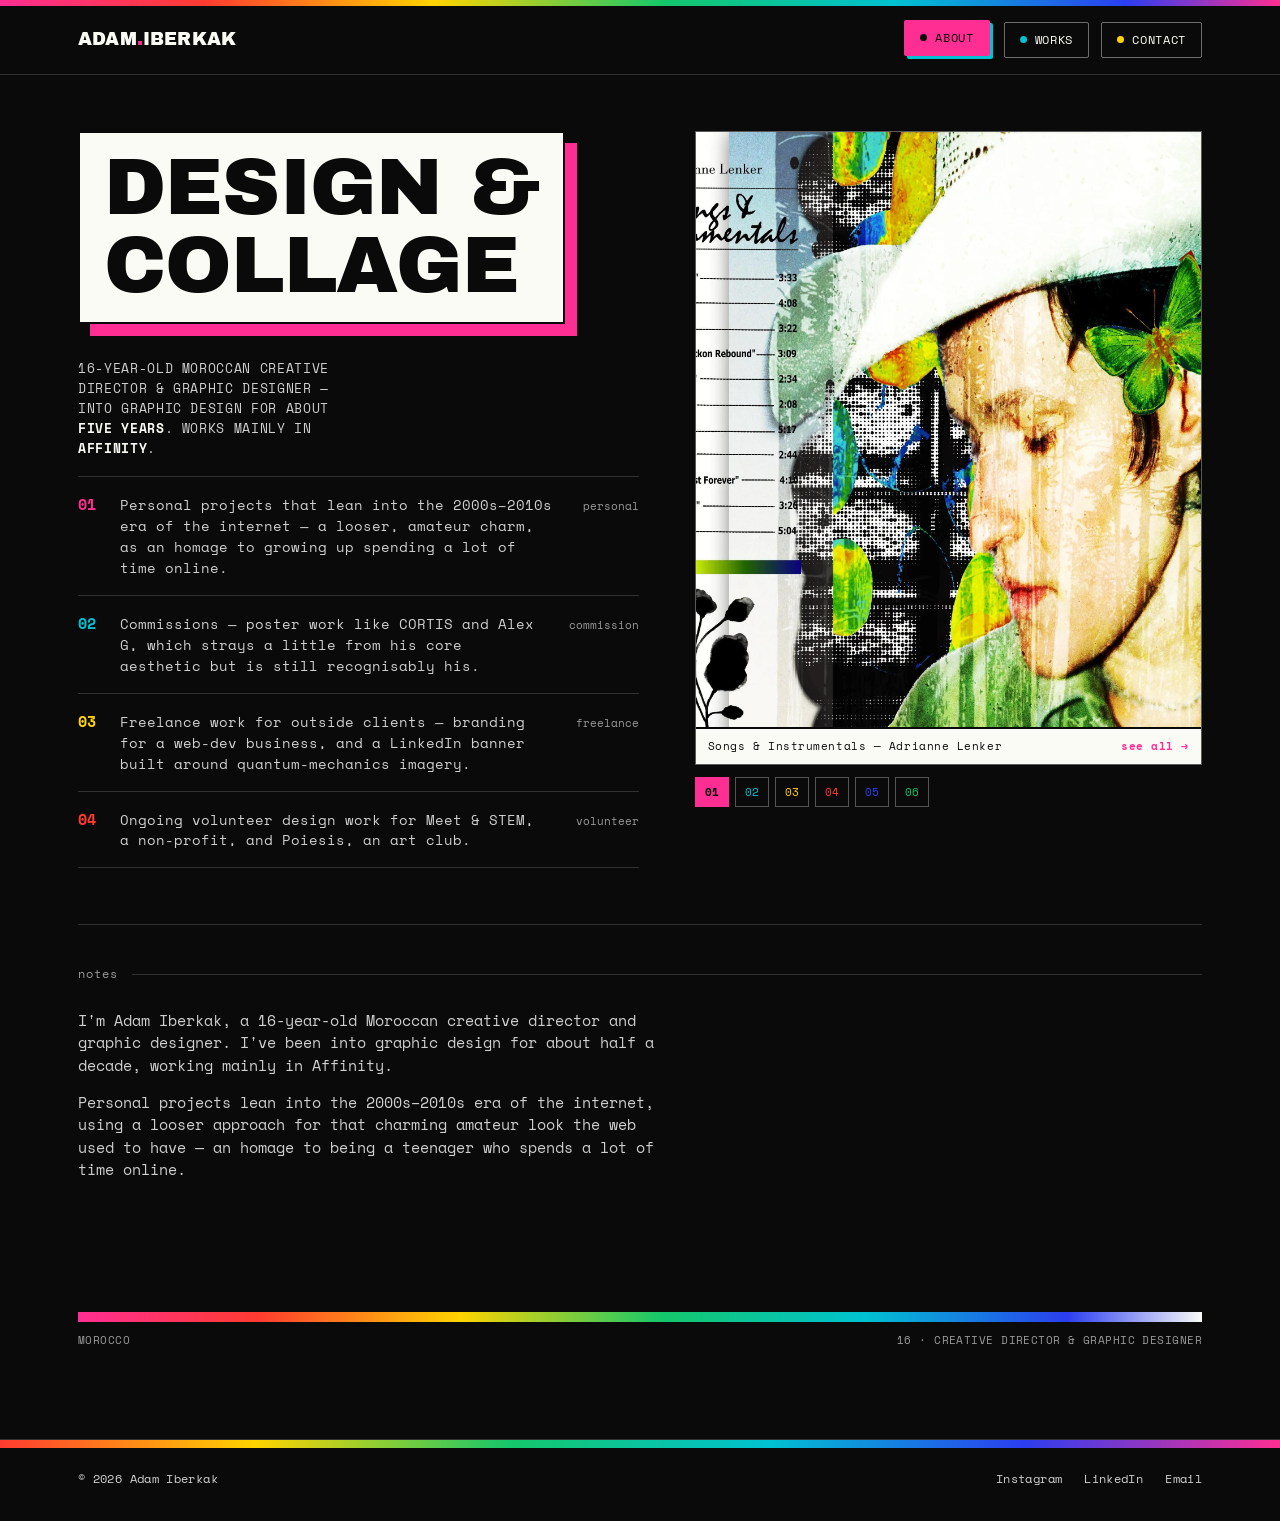
<file: index.html>
<!DOCTYPE html>
<html lang="en">
<head>
<meta charset="UTF-8">
<meta name="viewport" content="width=device-width, initial-scale=1.0">
<title>Adam Iberkak — Design &amp; Collage</title>
<meta name="description" content="Adam Iberkak — graphic and collage designer based in Casablanca, Morocco. Album art, gig posters, digital collage.">
<link rel="icon" type="image/png" href="assets/Bad apple.png">
<link rel="stylesheet" href="style.css">
<style>:root{ --accent: var(--magenta); }</style>
</head>
<body>
<a class="skip" href="#main">Skip to content</a>

<div class="top-bar"></div>
<header class="site-header">
  <div class="wrap">
    <a class="wordmark" href="index.html">ADAM<span>.</span>IBERKAK</a>
    <nav class="main-nav" aria-label="Primary">
      <a class="nav-about" href="index.html" aria-current="page"><span class="dot"></span>About</a>
      <a class="nav-works" href="works.html"><span class="dot"></span>Works</a>
      <a class="nav-contact" href="contact.html"><span class="dot"></span>Contact</a>
    </nav>
  </div>
</header>

<main id="main">
  <div class="wrap">

    <section class="about-hero">
      <div>
        <div class="title-stamp"><h1 class="title-chip">DESIGN&nbsp;&amp;<br>COLLAGE</h1></div>
        <p class="role">16-year-old Moroccan creative director &amp; graphic designer — into graphic design for about <b>five years</b>. Works mainly in <b>Affinity</b>.</p>

        <div class="credits">
          <div class="credit-row">
            <div class="n">01</div>
            <div class="desc">Personal projects that lean into the 2000s–2010s era of the internet — a looser, amateur charm, as an homage to growing up spending a lot of time online.</div>
            <div class="meta">personal</div>
          </div>
          <div class="credit-row">
            <div class="n">02</div>
            <div class="desc">Commissions — poster work like CORTIS and Alex G, which strays a little from his core aesthetic but is still recognisably his.</div>
            <div class="meta">commission</div>
          </div>
          <div class="credit-row">
            <div class="n">03</div>
            <div class="desc">Freelance work for outside clients — branding for a web-dev business, and a LinkedIn banner built around quantum-mechanics imagery.</div>
            <div class="meta">freelance</div>
          </div>
          <div class="credit-row">
            <div class="n">04</div>
            <div class="desc">Ongoing volunteer design work for Meet &amp; STEM, a non-profit, and Poiesis, an art club.</div>
            <div class="meta">volunteer</div>
          </div>
        </div>
      </div>

      <div>
        <div class="art-frame carousel" id="carousel" role="region" aria-label="Featured work carousel" aria-roledescription="carousel">
          <div class="carousel-track" id="carouselTrack">
            <div class="carousel-slide active" data-title="Songs &amp; Instrumentals" data-meta="Adrianne Lenker">
              <img src="assets/adrianne-lenker.jpg" alt="Album art for Adrianne Lenker's Songs and Instrumentals — a portrait layered with a green butterfly, thermal-imaging colour and halftone texture.">
            </div>
            <div class="carousel-slide" data-title="debut" data-meta="Björk">
              <img src="assets/bjork-debut.jpg" alt="Album art reimagining Björk's Debut — a portrait behind a swirled ink motif and stamped tracklist.">
            </div>
            <div class="carousel-slide" data-title="Underscores" data-meta="underscores">
              <img src="assets/underscores.jpg" alt="Album art for underscores — pixel-grid gradient in pink, yellow and cyan behind stacked lyric-style text.">
            </div>
            <div class="carousel-slide" data-title="Alex G — 2026" data-meta="Commission">
              <img src="assets/alexg-tour.jpg" alt="Tour poster for Alex G's 2026 Morocco dates — a figure lying in grass with legs kicked up into the sky.">
            </div>
            <div class="carousel-slide" data-title="Color Outside the Lines" data-meta="CORTIS">
              <img src="assets/cortis.jpg" alt="Album art for CORTIS' Color Outside the Lines — a sepia-toned group portrait with a duotone halftone glow.">
            </div>
            <div class="carousel-slide" data-title="Speak for Yourself" data-meta="Imogen Heap">
              <img src="assets/imogen-heap.jpg" alt="Poster for Imogen Heap's Speak for Yourself — a butterfly-shaped CD player device with her portrait on the screen.">
            </div>
          </div>
          <div class="carousel-arrows">
            <button type="button" id="carouselPrev" aria-label="Previous piece">‹</button>
            <button type="button" id="carouselNext" aria-label="Next piece">›</button>
          </div>
          <div class="tag"><span id="carouselTitle">featured work</span><a href="works.html" style="color:inherit"><span id="carouselLink">see all →</span></a></div>
        </div>

        <div class="carousel-dots" id="carouselDots" role="tablist" aria-label="Choose featured piece">
          <button type="button" class="active" role="tab" aria-selected="true">01</button>
          <button type="button" role="tab" aria-selected="false">02</button>
          <button type="button" role="tab" aria-selected="false">03</button>
          <button type="button" role="tab" aria-selected="false">04</button>
          <button type="button" role="tab" aria-selected="false">05</button>
          <button type="button" role="tab" aria-selected="false">06</button>
        </div>
      </div>
    </section>

    <hr class="rule">

    <section>
      <div class="eyebrow-line">notes</div>
      <div class="about-copy">
        <p>I'm Adam Iberkak, a 16-year-old Moroccan creative director and graphic designer. I've been into graphic design for about half a decade, working mainly in Affinity.</p>
        <p>Personal projects lean into the 2000s–2010s era of the internet, using a looser approach for that charming amateur look the web used to have — an homage to being a teenager who spends a lot of time online.</p>
      </div>
    </section>

    <div class="colorbar" role="presentation"></div>
    <div class="colorbar-label">
      <span>MOROCCO</span>
      <span>16 · CREATIVE DIRECTOR &amp; GRAPHIC DESIGNER</span>
    </div>

  </div>
</main>

<footer class="site-footer">
  <div class="footer-bar"></div>
  <div class="wrap">
    <span>© <span id="year"></span> Adam Iberkak</span>
    <div class="footer-links">
      <a href="https://www.instagram.com/manzan_a_/" target="_blank" rel="noopener">Instagram</a>
      <a href="https://www.linkedin.com/in/adam-iberkak-592a21313/" target="_blank" rel="noopener">LinkedIn</a>
      <a href="mailto:ppolm1234@gmail.com">Email</a>
    </div>
  </div>
</footer>

<script>
document.getElementById('year').textContent = new Date().getFullYear();

(function(){
  const slides = Array.from(document.querySelectorAll('.carousel-slide'));
  const dots = Array.from(document.querySelectorAll('#carouselDots button'));
  const titleEl = document.getElementById('carouselTitle');
  const prevBtn = document.getElementById('carouselPrev');
  const nextBtn = document.getElementById('carouselNext');
  const carousel = document.getElementById('carousel');
  let i = 0;
  let timer = null;
  const reduceMotion = window.matchMedia('(prefers-reduced-motion: reduce)').matches;

  function show(n){
    i = (n + slides.length) % slides.length;
    slides.forEach((s, idx) => s.classList.toggle('active', idx === i));
    dots.forEach((d, idx) => {
      d.classList.toggle('active', idx === i);
      d.setAttribute('aria-selected', idx === i ? 'true' : 'false');
    });
    const s = slides[i];
    titleEl.textContent = s.dataset.title + ' — ' + s.dataset.meta;
  }

  function next(){ show(i + 1); }
  function prev(){ show(i - 1); }

  function start(){
    if (reduceMotion) return;
    stop();
    timer = setInterval(next, 4200);
  }
  function stop(){ if (timer) clearInterval(timer); timer = null; }

  dots.forEach((d, idx) => d.addEventListener('click', () => { show(idx); start(); }));
  nextBtn.addEventListener('click', () => { next(); start(); });
  prevBtn.addEventListener('click', () => { prev(); start(); });
  carousel.addEventListener('mouseenter', stop);
  carousel.addEventListener('mouseleave', start);
  carousel.addEventListener('focusin', stop);
  carousel.addEventListener('focusout', start);

  show(0);
  start();
})();
</script>
</body>
</html>
</file>
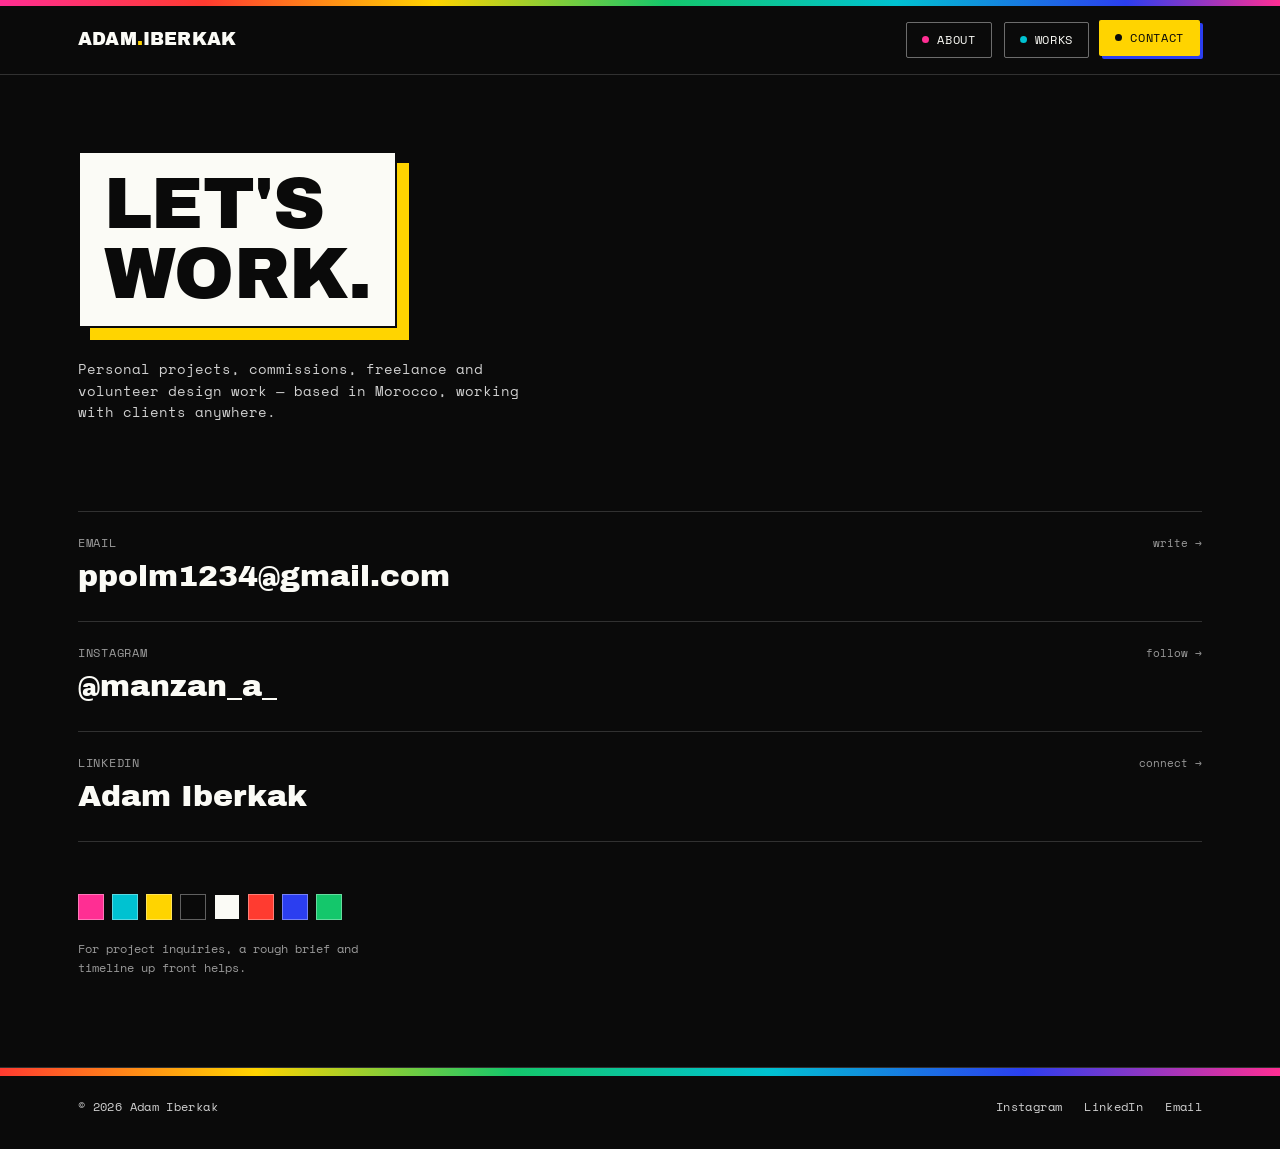
<file: contact.html>
<!DOCTYPE html>
<html lang="en">
<head>
<meta charset="UTF-8">
<meta name="viewport" content="width=device-width, initial-scale=1.0">
<title>Contact — Adam Iberkak</title>
<meta name="description" content="Get in touch with Adam Iberkak for freelance design and collage work.">
<link rel="icon" type="image/png" href="assets/Bad apple.png">
<link rel="stylesheet" href="style.css">
<style>:root{ --accent: var(--yellow); }</style>
</head>
<body>
<a class="skip" href="#main">Skip to content</a>

<div class="top-bar"></div>
<header class="site-header">
  <div class="wrap">
    <a class="wordmark" href="index.html">ADAM<span>.</span>IBERKAK</a>
    <nav class="main-nav" aria-label="Primary">
      <a class="nav-about" href="index.html"><span class="dot"></span>About</a>
      <a class="nav-works" href="works.html"><span class="dot"></span>Works</a>
      <a class="nav-contact" href="contact.html" aria-current="page"><span class="dot"></span>Contact</a>
    </nav>
  </div>
</header>

<main id="main">
  <div class="wrap">

    <section class="contact-hero">
      <div class="title-stamp"><h1 class="title-chip">LET'S<br>WORK.</h1></div>
      <p>Personal projects, commissions, freelance and volunteer design work — based in Morocco, working with clients anywhere.</p>
    </section>

    <div class="contact-list">
      <div class="contact-line">
        <div>
          <div class="label">Email</div>
          <a class="value" href="mailto:ppolm1234@gmail.com">ppolm1234@gmail.com</a>
        </div>
        <div class="go">write&nbsp;→</div>
      </div>
      <div class="contact-line">
        <div>
          <div class="label">Instagram</div>
          <a class="value" href="https://www.instagram.com/manzan_a_/" target="_blank" rel="noopener">@manzan_a_</a>
        </div>
        <div class="go">follow&nbsp;→</div>
      </div>
      <div class="contact-line">
        <div>
          <div class="label">LinkedIn</div>
          <a class="value" href="https://www.linkedin.com/in/adam-iberkak-592a21313/" target="_blank" rel="noopener">Adam Iberkak</a>
        </div>
        <div class="go">connect&nbsp;→</div>
      </div>
    </div>

    <div class="swatches" aria-hidden="true">
      <span style="background:var(--magenta)"></span>
      <span style="background:var(--cyan)"></span>
      <span style="background:var(--yellow)"></span>
      <span style="background:var(--ink)"></span>
      <span style="background:var(--paper);border:1px solid var(--ink);"></span>
      <span style="background:var(--red)"></span>
      <span style="background:var(--blue)"></span>
      <span style="background:var(--green)"></span>
    </div>
    <p class="contact-foot-note">For project inquiries, a rough brief and timeline up front helps.</p>

  </div>
</main>

<footer class="site-footer">
  <div class="footer-bar"></div>
  <div class="wrap">
    <span>© <span id="year"></span> Adam Iberkak</span>
    <div class="footer-links">
      <a href="https://www.instagram.com/manzan_a_/" target="_blank" rel="noopener">Instagram</a>
      <a href="https://www.linkedin.com/in/adam-iberkak-592a21313/" target="_blank" rel="noopener">LinkedIn</a>
      <a href="mailto:ppolm1234@gmail.com">Email</a>
    </div>
  </div>
</footer>

<script>document.getElementById('year').textContent = new Date().getFullYear();</script>
</body>
</html>
</file>
<file: style.css>
@import url('https://fonts.googleapis.com/css2?family=Archivo+Black&family=Space+Mono:ital,wght@0,400;0,700;1,400&display=swap');

:root{
  --ink:        #0a0a0a;
  --paper:      #fbfbf6;
  --panel:      #141414;

  --magenta:    #ff2e93;
  --cyan:       #00c2d1;
  --yellow:     #ffd400;
  --blue:       #2b3ef0;
  --red:        #ff3b30;
  --green:      #14c76b;

  --accent: var(--magenta);
  --rule: rgba(255,255,255,.16);
  --text-dim: #9a9a9a;
  --text-mid: #cfcfcf;
  --max: 1180px;
}

*, *::before, *::after{ box-sizing:border-box; }
html{ scroll-behavior:smooth; }

body{
  margin:0;
  background:var(--ink);
  color:var(--paper);
  font-family:'Space Mono', ui-monospace, monospace;
  font-size:15px;
  line-height:1.55;
  -webkit-font-smoothing:antialiased;
}

img{ max-width:100%; display:block; }
a{ color:inherit; text-decoration:none; }

h1,h2,h3{
  font-family:'Archivo Black', 'Space Mono', sans-serif;
  font-weight:400;
  line-height:0.98;
  margin:0;
  letter-spacing:-0.01em;
}

.wrap{ max-width:var(--max); margin:0 auto; padding:0 28px; }

.skip{
  position:absolute; left:-999px; top:0;
  background:var(--paper); color:var(--ink); padding:10px 16px; z-index:200;
}
.skip:focus{ left:12px; top:12px; }

:focus-visible{ outline:3px solid var(--accent); outline-offset:2px; }

/* ---------- top color band ---------- */
.top-bar{ height:6px; width:100%; background:
  linear-gradient(90deg,
    var(--magenta) 0%, var(--red) 16%, var(--yellow) 34%,
    var(--green) 52%, var(--cyan) 70%, var(--blue) 88%, var(--magenta) 100%);
}

/* ---------- header ---------- */
.site-header{
  position:sticky; top:0; z-index:100;
  background:var(--ink);
  border-bottom:1px solid var(--rule);
}
.site-header .wrap{
  display:flex; align-items:center; justify-content:space-between;
  padding-top:16px; padding-bottom:16px;
  flex-wrap:wrap; gap:14px;
}
.wordmark{
  font-family:'Archivo Black', sans-serif;
  font-size:18px;
  letter-spacing:0.01em;
  color:var(--paper);
  white-space:nowrap;
}
.wordmark span{ color:var(--accent); }
.wordmark:hover{
  text-shadow: 2px 0 var(--cyan), -2px 0 var(--magenta);
}

/* ---------- nav: stamp buttons ---------- */
nav.main-nav{ display:flex; gap:12px; align-items:center; flex-wrap:wrap; }
nav.main-nav a{
  font-size:11.5px;
  letter-spacing:.06em;
  text-transform:uppercase;
  display:inline-flex; align-items:center; gap:8px;
  padding:8px 15px;
  border:1.5px solid rgba(255,255,255,.4);
  border-radius:2px;
  color:var(--paper);
  background:transparent;
  transition:transform .12s ease, box-shadow .12s ease, background .12s ease, color .12s ease, border-color .12s ease;
}
nav.main-nav a .dot{
  width:7px; height:7px; border-radius:50%;
  flex:none;
}
.nav-about .dot{ background:var(--magenta); }
.nav-works .dot{ background:var(--cyan); }
.nav-contact .dot{ background:var(--yellow); }

nav.main-nav a:hover{
  border-color:currentColor;
  transform:translate(-1px,-1px);
}
.nav-about:hover{ color:var(--magenta); }
.nav-works:hover{ color:var(--cyan); }
.nav-contact:hover{ color:var(--yellow); }

nav.main-nav a[aria-current="page"]{
  color:var(--ink);
  border-color:transparent;
  transform:translate(-2px,-2px);
}
.nav-about[aria-current="page"]{ background:var(--magenta); box-shadow:3px 3px 0 var(--cyan); }
.nav-works[aria-current="page"]{ background:var(--cyan); box-shadow:3px 3px 0 var(--magenta); }
.nav-contact[aria-current="page"]{ background:var(--yellow); box-shadow:3px 3px 0 var(--blue); }
nav.main-nav a[aria-current="page"] .dot{ background:var(--ink); }

/* ---------- footer ---------- */
.site-footer{ border-top:1px solid var(--rule); margin-top:90px; }
.footer-bar{ height:8px; width:100%; background:
  linear-gradient(90deg,
    var(--red) 0%, var(--yellow) 20%, var(--green) 40%,
    var(--cyan) 60%, var(--blue) 80%, var(--magenta) 100%);
}
.site-footer .wrap{
  display:flex; flex-wrap:wrap; gap:14px;
  justify-content:space-between; align-items:baseline;
  padding-top:22px; padding-bottom:32px;
  font-size:12px; letter-spacing:.03em; color:var(--text-mid);
}
.site-footer a:hover{ color:var(--accent); }
.footer-links{ display:flex; gap:22px; flex-wrap:wrap; }

/* ---------- generic section rhythm ---------- */
main{ padding-top:56px; }
section{ padding-bottom:64px; }
.rule{ border:none; border-top:1px solid var(--rule); margin:0 0 40px; }

.eyebrow-line{
  display:flex; align-items:center; gap:14px;
  font-size:12px; letter-spacing:.08em; color:var(--text-dim);
  margin-bottom:26px;
}
.eyebrow-line::after{ content:""; flex:1; height:1px; background:var(--rule); }

/* ---------- poster-style title stamp (used on all 3 pages) ---------- */
.title-stamp{ position:relative; display:inline-block; }
.title-stamp::before{
  content:"";
  position:absolute;
  top:12px; left:12px; right:-12px; bottom:-12px;
  background:var(--accent);
  z-index:0;
}
.title-chip{
  position:relative; z-index:1;
  display:block;
  background:var(--paper);
  color:var(--ink);
  padding:16px 24px;
  border:2px solid var(--ink);
}

/* ============================================================
   ABOUT page
   ============================================================ */
.about-hero{
  display:grid;
  grid-template-columns: 1.05fr 0.95fr;
  gap:56px;
  align-items:start;
  padding-bottom:56px;
}
.about-hero .title-chip{ font-size:clamp(40px, 6.4vw, 80px); }
.about-hero .role{
  margin-top:34px;
  font-size:13px;
  letter-spacing:.05em;
  text-transform:uppercase;
  color:var(--text-mid);
  max-width:34ch;
}
.about-hero .role b{ color:var(--paper); font-style:normal; }

.art-frame{
  position:relative;
  border:1px solid rgba(255,255,255,.3);
  aspect-ratio: 4 / 5;
  overflow:hidden;
  background:var(--panel);
}
.art-frame img{ width:100%; height:100%; object-fit:cover; }
.art-frame .tag{
  position:absolute; left:0; bottom:0; right:0;
  background:var(--paper);
  border-top:2px solid var(--ink);
  font-size:11px; letter-spacing:.05em;
  padding:9px 12px;
  display:flex; justify-content:space-between; gap:8px;
  color:var(--ink);
}
.art-frame .tag span:first-child{
  overflow:hidden; text-overflow:ellipsis; white-space:nowrap; min-width:0;
}
.art-frame .tag span:last-child{ color:var(--accent); font-weight:700; white-space:nowrap; flex:none; }

/* ---------- featured-work carousel ---------- */
.carousel{ position:relative; }
.carousel-track{
  position:relative;
  width:100%; height:100%;
}
.carousel-slide{
  position:absolute; inset:0;
  opacity:0;
  transition:opacity .7s ease;
  pointer-events:none;
}
.carousel-slide.active{ opacity:1; pointer-events:auto; }
.carousel-slide img{ width:100%; height:100%; object-fit:cover; }

.carousel-arrows{
  position:absolute; top:0; bottom:34px; left:0; right:0;
  display:flex; align-items:center; justify-content:space-between;
  padding:0 8px;
  opacity:0; transition:opacity .2s ease;
  pointer-events:none;
}
.art-frame:hover .carousel-arrows,
.art-frame:focus-within .carousel-arrows{ opacity:1; }
.carousel-arrows button{
  pointer-events:auto;
  width:36px; height:36px;
  border:1px solid rgba(255,255,255,.5);
  background:rgba(10,10,10,.55);
  color:var(--paper);
  font-family:'Space Mono',monospace; font-size:16px;
  cursor:pointer;
  display:flex; align-items:center; justify-content:center;
}
.carousel-arrows button:hover{ background:var(--ink); border-color:var(--paper); }

.carousel-dots{
  display:flex; gap:6px; margin-top:12px; flex-wrap:wrap;
}
.carousel-dots button{
  min-width:34px; height:30px;
  padding:0 8px;
  border:1px solid rgba(255,255,255,.3);
  background:transparent;
  color:var(--dotc, var(--text-dim));
  font-family:'Space Mono',monospace; font-size:11px;
  cursor:pointer;
}
.carousel-dots button:nth-child(1){ --dotc:var(--magenta); }
.carousel-dots button:nth-child(2){ --dotc:var(--cyan); }
.carousel-dots button:nth-child(3){ --dotc:var(--yellow); }
.carousel-dots button:nth-child(4){ --dotc:var(--red); }
.carousel-dots button:nth-child(5){ --dotc:var(--blue); }
.carousel-dots button:nth-child(6){ --dotc:var(--green); }
.carousel-dots button:hover{ border-color:var(--dotc); color:var(--paper); }
.carousel-dots button.active{
  background:var(--dotc); border-color:var(--dotc); color:var(--ink); font-weight:700;
}
.carousel-dots button:nth-child(5).active{ color:var(--paper); }

.credits{ margin-top:18px; }
.credit-row{
  display:grid;
  grid-template-columns:28px 1fr auto;
  gap:14px;
  align-items:baseline;
  padding:16px 0;
  border-top:1px solid var(--rule);
}
.credit-row:last-child{ border-bottom:1px solid var(--rule); }
.credit-row .n{ font-weight:700; }
.credit-row:nth-child(1) .n{ color:var(--magenta); }
.credit-row:nth-child(2) .n{ color:var(--cyan); }
.credit-row:nth-child(3) .n{ color:var(--yellow); }
.credit-row:nth-child(4) .n{ color:var(--red); }
.credit-row .desc{ font-size:13.5px; color:var(--text-mid); padding-right:12px; }
.credit-row .meta{ font-size:11px; color:var(--text-dim); text-align:right; white-space:nowrap; }
.credit-row .desc b{ color:var(--paper); }

.about-copy{ max-width:64ch; font-size:14.5px; color:var(--text-mid); }
.about-copy p + p{ margin-top:14px; }

.colorbar{
  height:10px; width:100%; margin:52px 0 10px;
  background:linear-gradient(90deg,
    var(--magenta) 0%, var(--red) 16%, var(--yellow) 34%,
    var(--green) 52%, var(--cyan) 70%, var(--blue) 88%, var(--paper) 100%);
}
.colorbar-label{ display:flex; justify-content:space-between; flex-wrap:wrap; gap:6px 16px; font-size:11px; color:var(--text-dim); letter-spacing:.04em; }

/* ============================================================
   WORKS page
   ============================================================ */
.hireme-banner{
  display:block; position:relative;
  border-bottom:1px solid var(--rule);
  background:var(--ink);
  overflow:hidden;
}
.hireme-banner img{
  width:100%; max-height:78vh; object-fit:contain;
  background:var(--ink);
}
.hireme-banner .strip{
  background:var(--yellow);
  color:var(--ink);
  font-size:12.5px; letter-spacing:.06em; text-transform:uppercase;
  padding:10px 28px;
  display:flex; justify-content:space-between; gap:12px; flex-wrap:wrap;
}
.hireme-banner .strip a{ text-decoration:underline; font-weight:700; }
.hireme-banner .strip a:hover{ color:var(--magenta); }

.works-head{
  display:flex; justify-content:space-between; align-items:end;
  gap:20px; flex-wrap:wrap;
  padding-top:48px; margin-bottom:30px;
}
.works-head .title-chip{ font-size:clamp(28px,4vw,46px); }
.works-count{ font-size:12px; color:var(--text-dim); }

.works-grid{
  display:grid;
  grid-template-columns:repeat(2, 1fr);
  gap:2px;
  background:rgba(255,255,255,.14);
  border:1px solid rgba(255,255,255,.14);
}
.work-card{
  background:var(--panel);
  cursor:zoom-in; border:none; padding:0; display:block; width:100%;
  text-align:left; font-family:inherit; color:inherit;
}
.work-card figure{ margin:0; }
.work-thumb{ aspect-ratio: 3 / 4; overflow:hidden; background:#000; }
.work-thumb img{ width:100%; height:100%; object-fit:cover; transition:transform .5s cubic-bezier(.2,.8,.2,1); }
.work-card:hover .work-thumb img{ transform:scale(1.045); }
figcaption{ padding:14px 16px 18px; border-top:1px solid var(--rule); }
.wnum{ font-size:12px; font-weight:700; }
.work-card:nth-child(6n+1) .wnum{ color:var(--magenta); }
.work-card:nth-child(6n+2) .wnum{ color:var(--cyan); }
.work-card:nth-child(6n+3) .wnum{ color:var(--yellow); }
.work-card:nth-child(6n+4) .wnum{ color:var(--red); }
.work-card:nth-child(6n+5) .wnum{ color:var(--blue); }
.work-card:nth-child(6n+6) .wnum{ color:var(--green); }
.wtitle{ font-size:13.5px; margin-top:4px; color:var(--paper); }
.wmeta{ font-size:11px; color:var(--text-dim); margin-top:4px; }

@media (min-width: 720px){ .works-grid{ grid-template-columns:repeat(3, 1fr); } }

.lightbox{
  position:fixed; inset:0; z-index:300;
  background:rgba(5,5,5,.97);
  display:none; align-items:flex-start; justify-content:center;
  padding:min(6vh,50px) 16px;
  overflow-y:auto;
  -webkit-overflow-scrolling:touch;
}
.lightbox.open{ display:flex; }
.lightbox-inner{
  position:relative;
  width:100%; max-width:640px;
  margin:auto;
}
.lightbox img{ width:100%; height:auto; max-height:70vh; object-fit:contain; border:1px solid #333; background:#000; }
.lightbox-close{
  position:fixed; top:16px; right:16px;
  color:var(--paper); background:rgba(10,10,10,.7); border:1px solid var(--paper);
  font-family:'Space Mono',monospace; font-size:12px;
  padding:10px 14px; cursor:pointer; letter-spacing:.05em;
  z-index:2;
}
.lightbox-close:hover{ background:var(--paper); color:var(--ink); }

.lightbox-info{
  background:var(--panel);
  border:1px solid rgba(255,255,255,.16);
  border-top:none;
  padding:18px 20px 22px;
}
.li-head{
  display:flex; justify-content:space-between; align-items:baseline; gap:10px; flex-wrap:wrap;
  margin-bottom:10px;
}
.li-title{ font-family:'Archivo Black',sans-serif; font-size:20px; color:var(--paper); }
.li-num{ font-size:12px; font-weight:700; }
.li-tags{
  display:flex; gap:8px; flex-wrap:wrap; margin-bottom:14px;
}
.li-tags span{
  font-size:10.5px; letter-spacing:.05em; text-transform:uppercase;
  border:1px solid rgba(255,255,255,.3); padding:4px 9px; color:var(--text-mid);
}
.li-blurb{ font-size:13px; line-height:1.6; color:var(--text-mid); max-width:60ch; }

/* ============================================================
   CONTACT page
   ============================================================ */
.contact-hero{ padding-top:20px; padding-bottom:40px; }
.contact-hero .title-chip{ font-size:clamp(36px,6vw,72px); }
.contact-hero p{ max-width:52ch; margin-top:30px; font-size:14px; color:var(--text-mid); }

.contact-list{ margin-top:34px; }
.contact-line{
  display:flex; justify-content:space-between; align-items:baseline;
  gap:16px; flex-wrap:wrap; padding:22px 0; border-top:1px solid var(--rule);
}
.contact-list .contact-line:last-child{ border-bottom:1px solid var(--rule); }
.contact-line .label{ font-size:12px; color:var(--text-dim); letter-spacing:.06em; text-transform:uppercase; }
.contact-line .value{ font-family:'Archivo Black', sans-serif; font-size:clamp(20px,3vw,30px); color:var(--paper); }
.contact-line a.value:hover{ color:var(--accent); }
.contact-line .go{ font-size:11px; color:var(--text-dim); }

.swatches{ display:flex; gap:8px; margin-top:52px; flex-wrap:wrap; }
.swatches span{ width:26px; height:26px; border:1px solid rgba(255,255,255,.35); }

.contact-foot-note{ margin-top:20px; font-size:12px; color:var(--text-dim); max-width:48ch; }

/* ---------- responsive ---------- */
@media (max-width: 860px){
  .about-hero{ grid-template-columns:1fr; }
  .art-frame{ order:-1; aspect-ratio: 16/10; }
}
@media (max-width: 560px){
  .wordmark{ font-size:15px; }
  .credit-row{ grid-template-columns:22px 1fr; }
  .credit-row .meta{ grid-column:1 / -1; text-align:left; margin-top:4px; }
  .site-footer .wrap{ flex-direction:column; align-items:flex-start; }
  .title-stamp::before{ top:8px; left:8px; right:-8px; bottom:-8px; }
  .title-chip{ padding:12px 16px; }
  .site-header .wrap{ gap:10px; }
  nav.main-nav{ gap:8px; width:100%; }
  nav.main-nav a{ flex:1; justify-content:center; padding:10px 8px; }
  .carousel-arrows{ opacity:1; }
  .carousel-arrows button{ width:40px; height:40px; }
  .lightbox-close{ padding:9px 12px; font-size:11px; }
  .li-title{ font-size:17px; }

  .wrap{ padding:0 18px; }
  main{ padding-top:34px; }
  section{ padding-bottom:40px; }
  .about-hero{ padding-bottom:36px; gap:32px; }
  .art-frame .tag{ font-size:10px; padding:8px 10px; }
  .hireme-banner img{ max-height:56vh; }
  .works-head{ padding-top:28px; margin-bottom:20px; }
  .contact-hero{ padding-top:8px; padding-bottom:26px; }
  .contact-list{ margin-top:20px; }
}

@media (hover:none){
  .carousel-arrows{ opacity:1; }
}

@media (prefers-reduced-motion: reduce){
  *{ scroll-behavior:auto !important; transition:none !important; }
}
</file>
